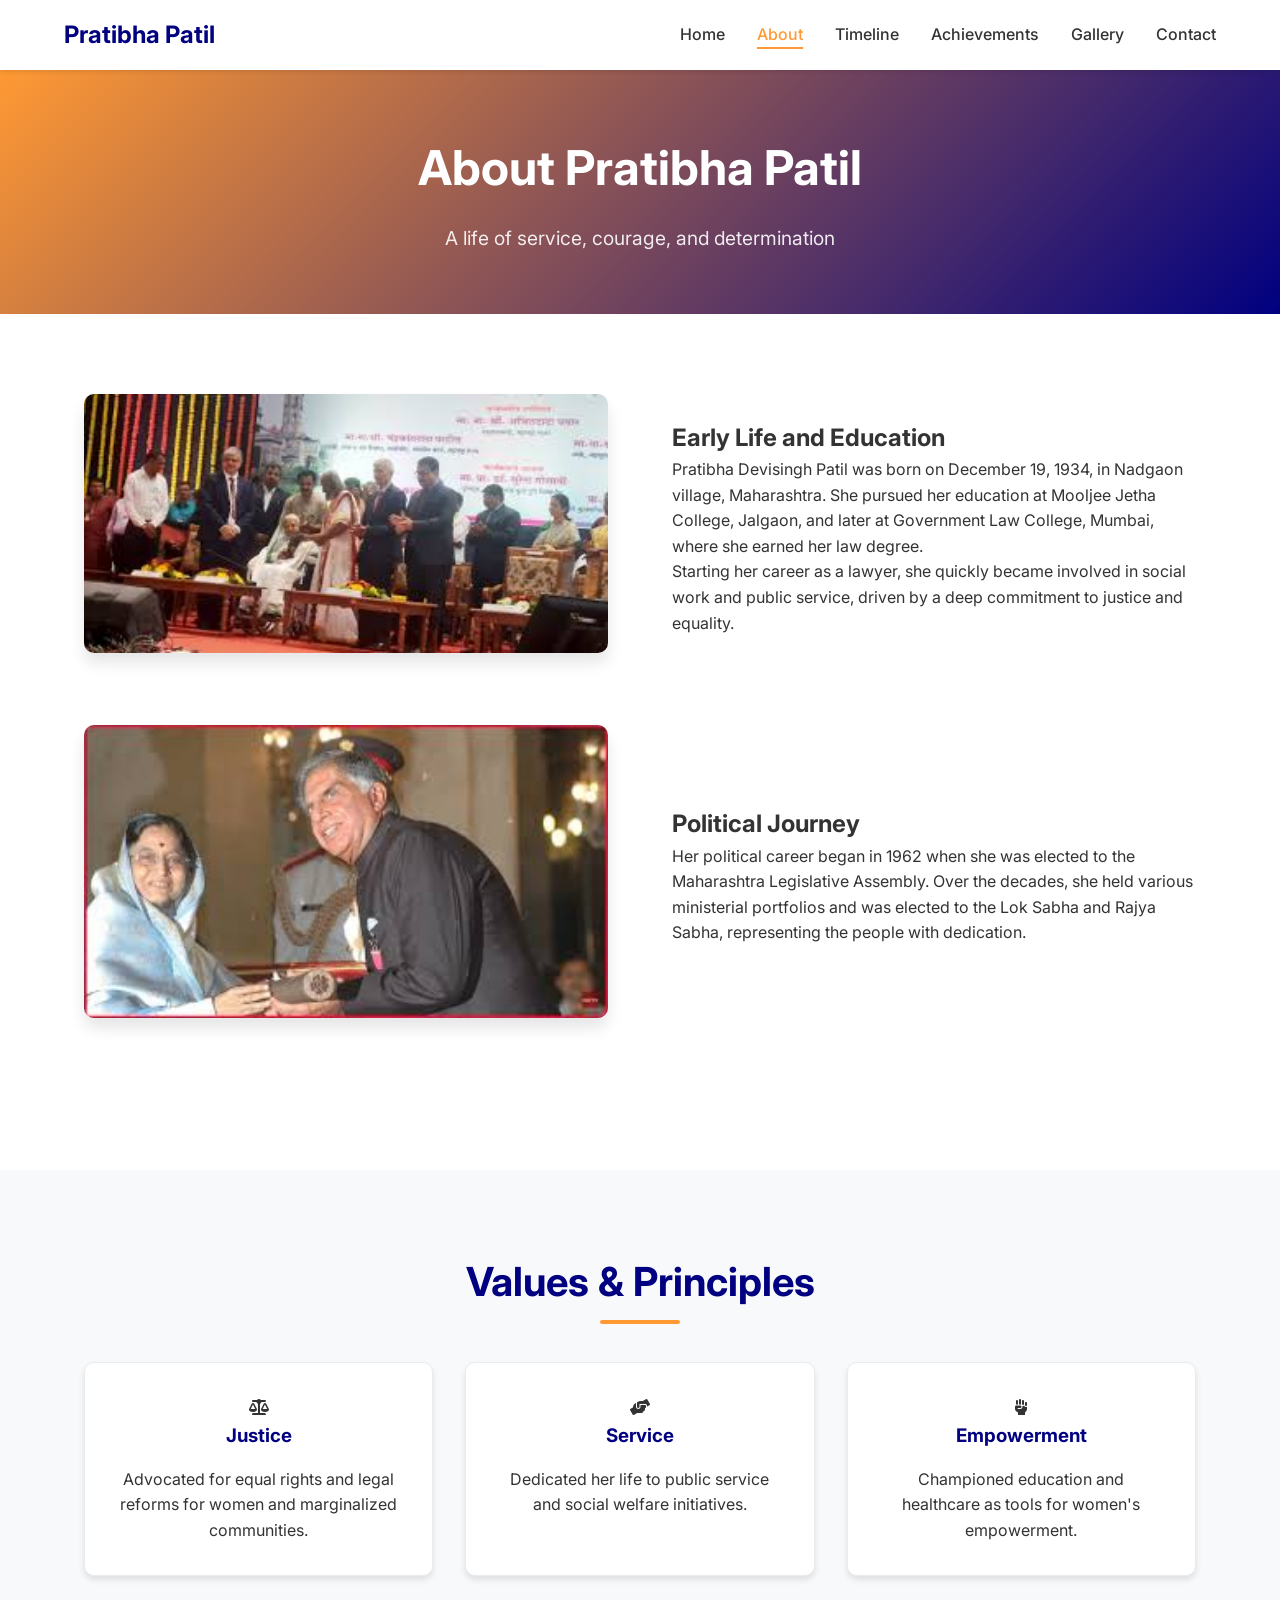
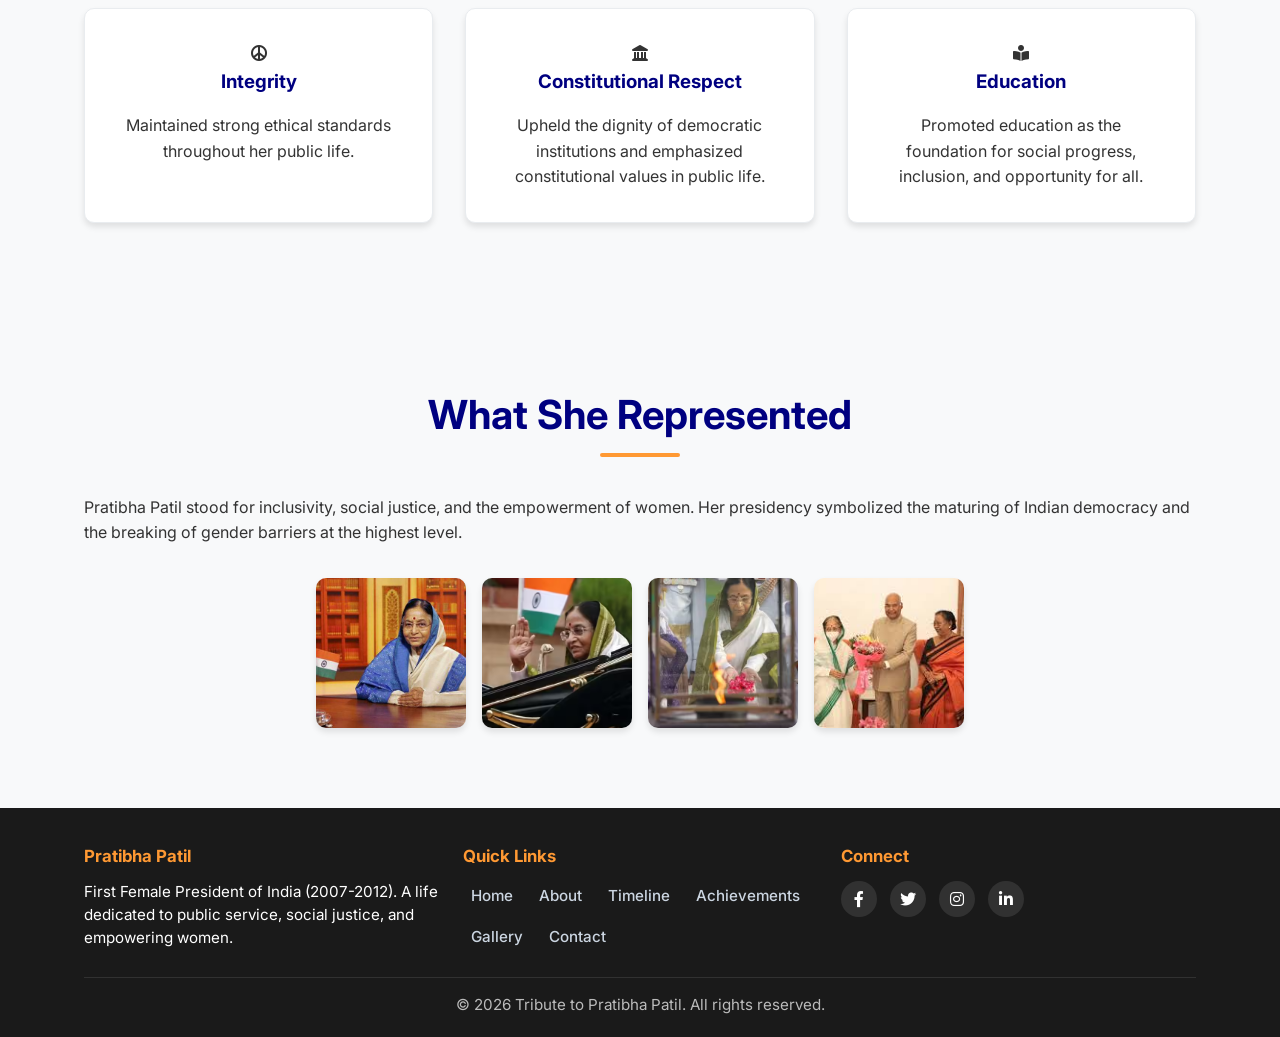
<file: about.html>
<!-- about.html -->
<!DOCTYPE html>
<html lang="en">
<head>
    <meta charset="UTF-8">
    <meta name="viewport" content="width=device-width, initial-scale=1.0">
    <title>About - Pratibha Patil</title>
    <meta name="description" content="Learn about the life and values of Smt. Pratibha Devisingh Patil, India's first female President.">
    <meta property="og:title" content="About Pratibha Patil">
    <meta property="og:description" content="Discover her journey, values, and legacy.">
    <meta property="og:image" content="assets/images/person-1.jpg">
    <link rel="icon" type="image/svg+xml" href="assets/icons/favicon.svg">
    <link rel="preconnect" href="https://fonts.googleapis.com">
    <link rel="preconnect" href="https://fonts.gstatic.com" crossorigin>
    <link href="https://fonts.googleapis.com/css2?family=Inter:opsz,wght@14..32,400;14..32,500;14..32,600;14..32,700;14..32,800&display=swap" rel="stylesheet">
    <link rel="stylesheet" href="https://cdnjs.cloudflare.com/ajax/libs/font-awesome/6.0.0-beta3/css/all.min.css">
    <link rel="stylesheet" href="assets/css/style.css">
    <link rel="stylesheet" href="assets/css/pages.css">
</head>
<body>
   
    <header class="header">
        <nav class="navbar container" aria-label="Main navigation">
            <a href="index.html" class="logo"><span class="logo-text">Pratibha Patil</span></a>
            <button class="hamburger" id="hamburger" aria-label="Open menu" aria-expanded="false"><span class="bar"></span><span class="bar"></span><span class="bar"></span></button>
            <ul class="nav-menu" id="nav-menu">
                <li><a href="index.html" class="nav-link">Home</a></li>
                <li><a href="about.html" class="nav-link active">About</a></li>
                <li><a href="timeline.html" class="nav-link">Timeline</a></li>
                <li><a href="achievements.html" class="nav-link">Achievements</a></li>
                <li><a href="gallery.html" class="nav-link">Gallery</a></li>
                <li><a href="contact.html" class="nav-link">Contact</a></li>
            </ul>
        </nav>
    </header>

    <main id="main-content">
        <section class="page-header"><div class="container"><h1>About Pratibha Patil</h1><p>A life of service, courage, and determination</p></div></section>

        <!-- Early Life & Political Journey (original) -->
        <section class="section">
            <div class="container">
                <div class="about-grid">
                    <div class="about-image reveal"><img src="assets/images/person-1.jpg" alt="Pratibha Patil portrait" class="img-responsive rounded"></div>
                    <div class="about-content reveal"><h2>Early Life and Education</h2><p>Pratibha Devisingh Patil was born on December 19, 1934, in Nadgaon village, Maharashtra. She pursued her education at Mooljee Jetha College, Jalgaon, and later at Government Law College, Mumbai, where she earned her law degree.</p><p>Starting her career as a lawyer, she quickly became involved in social work and public service, driven by a deep commitment to justice and equality.</p></div>
                </div>
                <div class="about-grid reverse">
                    <div class="about-content reveal"><h2>Political Journey</h2><p>Her political career began in 1962 when she was elected to the Maharashtra Legislative Assembly. Over the decades, she held various ministerial portfolios and was elected to the Lok Sabha and Rajya Sabha, representing the people with dedication.</p></div>
                    <div class="about-image reveal"><img src="assets/images/event-1.jpg" alt="Pratibha Patil during political rally" class="img-responsive rounded"></div>
                </div>
            </div>
        </section>

        <!-- Values & Principles Cards (New) -->
        <section class="section bg-light">
            <div class="container">
                <h2 class="section-title reveal">Values & Principles</h2>
                <div class="values-grid">
                    <div class="value-card reveal"><i class="fas fa-balance-scale"></i><h3>Justice</h3><p>Advocated for equal rights and legal reforms for women and marginalized communities.</p></div>
                    <div class="value-card reveal"><i class="fas fa-hands-helping"></i><h3>Service</h3><p>Dedicated her life to public service and social welfare initiatives.</p></div>
                    <div class="value-card reveal"><i class="fas fa-fist-raised"></i><h3>Empowerment</h3><p>Championed education and healthcare as tools for women's empowerment.</p></div>
                    <div class="value-card reveal"><i class="fas fa-peace"></i><h3>Integrity</h3><p>Maintained strong ethical standards throughout her public life.</p></div>
                    <div class="value-card reveal">
  <i class="fas fa-landmark"></i>
  <h3>Constitutional Respect</h3>
  <p>Upheld the dignity of democratic institutions and emphasized constitutional values in public life.</p>
</div>

<div class="value-card reveal">
  <i class="fas fa-book-reader"></i>
  <h3>Education</h3>
  <p>Promoted education as the foundation for social progress, inclusion, and opportunity for all.</p>
</div>
                </div>
            </div>
        </section>

       

        <!-- What She Represented + Image Strip -->
        <section class="section bg-light">
            <div class="container">
                <h2 class="section-title reveal">What She Represented</h2>
                <div class="representation">
                    <p>Pratibha Patil stood for inclusivity, social justice, and the empowerment of women. Her presidency symbolized the maturing of Indian democracy and the breaking of gender barriers at the highest level.</p>
                    <div class="image-strip">
                        <img src="assets/images/gallery-2.jpg" alt="Event">
                        <img src="assets/images/gallery-5.jpg" alt="Family">
                        <img src="assets/images/gallery-6.jpg" alt="Social work">
                        <img src="assets/images/gallery-8.jpg" alt="Ashram visit">
                    </div>
                </div>
            </div>
        </section>
    </main>

     <footer class="footer">
        <div class="container">
            <div class="footer-grid">
                <div class="footer-info">
                    <h3>Pratibha Patil</h3>
                    <p>First Female President of India (2007-2012). A life dedicated to public service, social justice, and empowering women.</p>
                </div>
                <div class="footer-links">
                    <h4>Quick Links</h4>
                    <ul>
                        <li><a href="index.html">Home</a></li>
                        <li><a href="about.html">About</a></li>
                        <li><a href="timeline.html">Timeline</a></li>
                        <li><a href="achievements.html">Achievements</a></li>
                        <li><a href="gallery.html">Gallery</a></li>
                        <li><a href="contact.html">Contact</a></li>
                    </ul>
                </div>
                <div class="footer-social">
                    <h4>Connect</h4>
                    <div class="social-icons">
                        <a href="#" aria-label="Facebook"><i class="fab fa-facebook-f"></i></a>
                        <a href="#" aria-label="Twitter"><i class="fab fa-twitter"></i></a>
                        <a href="#" aria-label="Instagram"><i class="fab fa-instagram"></i></a>
                        <a href="#" aria-label="LinkedIn"><i class="fab fa-linkedin-in"></i></a>
                    </div>
                </div>
            </div>
            <div class="footer-bottom">
                <p class="copyright">&copy; 2026 Tribute to Pratibha Patil. All rights reserved.</p>
            </div>
        </div>
    </footer>
    <button id="back-to-top" class="back-to-top"><i class="fas fa-arrow-up"></i></button>
    <script src="assets/js/main.js"></script>
</body>
</html>
</file>
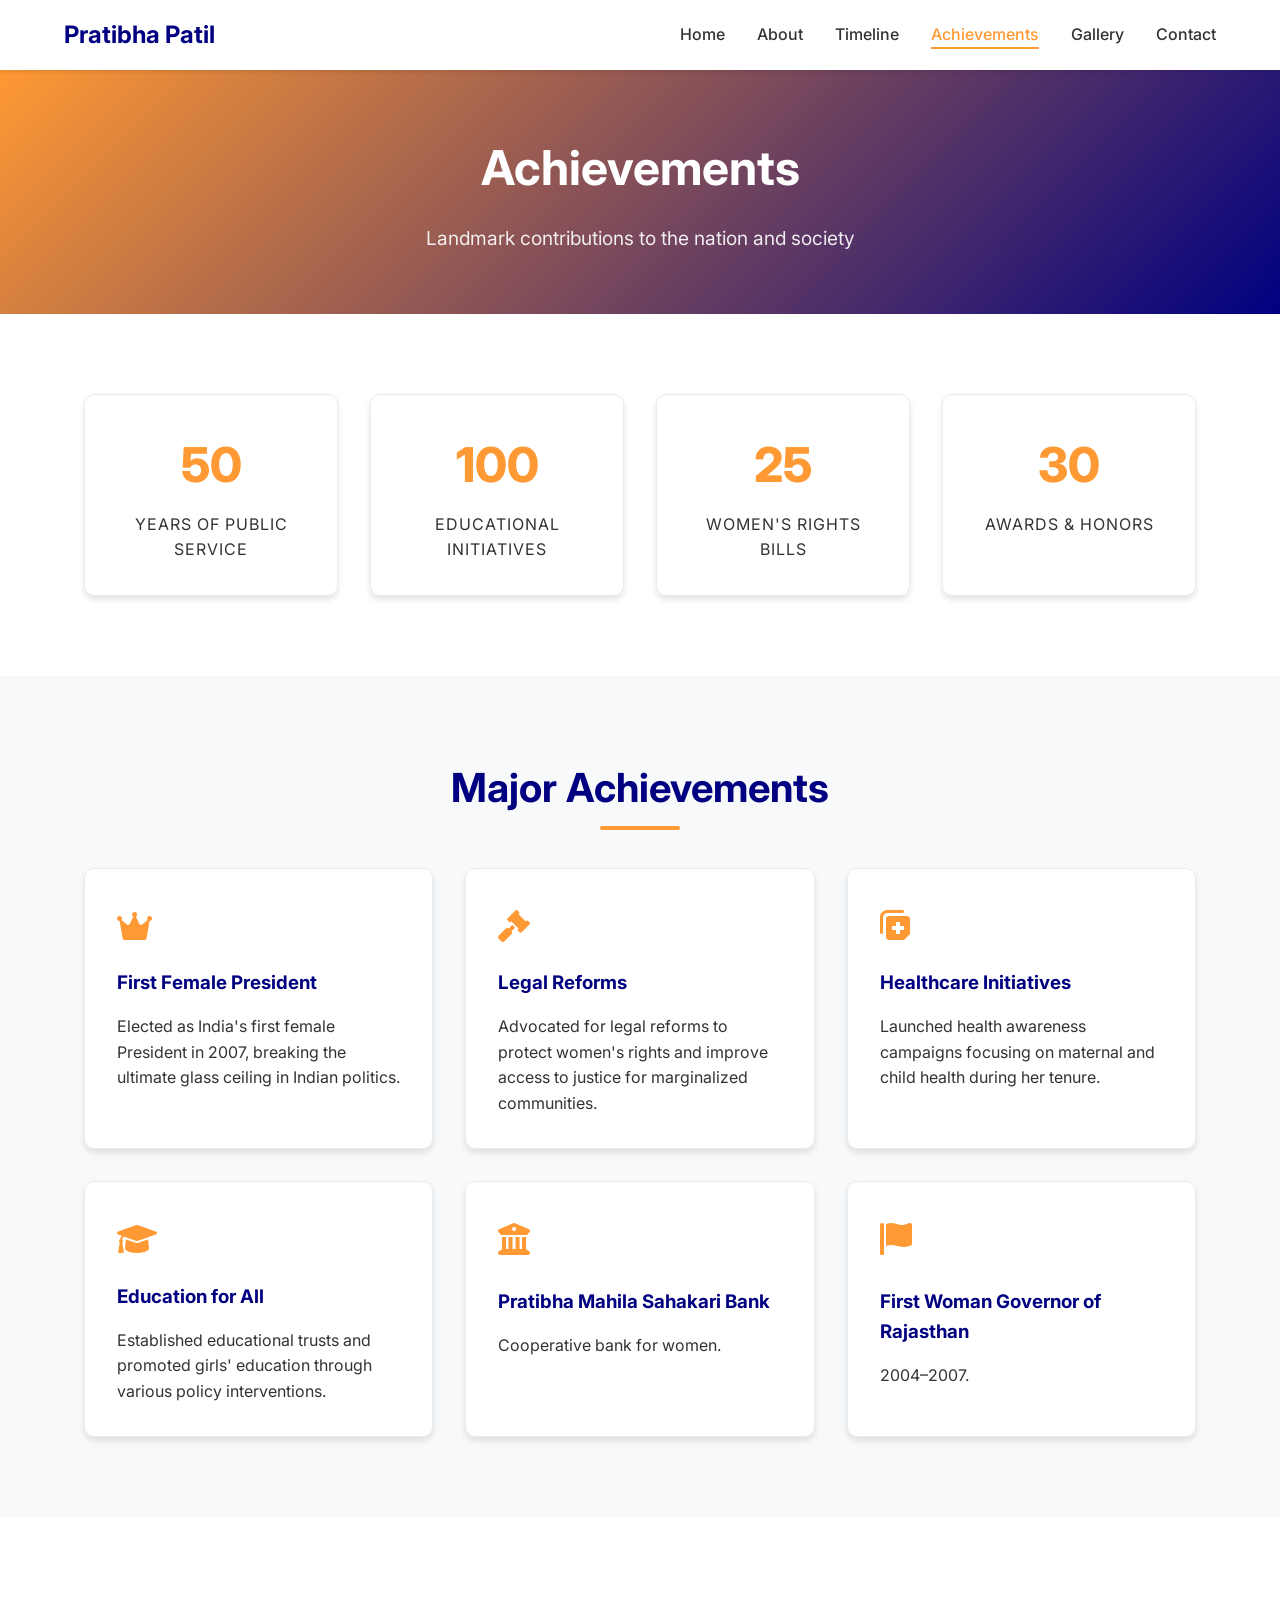
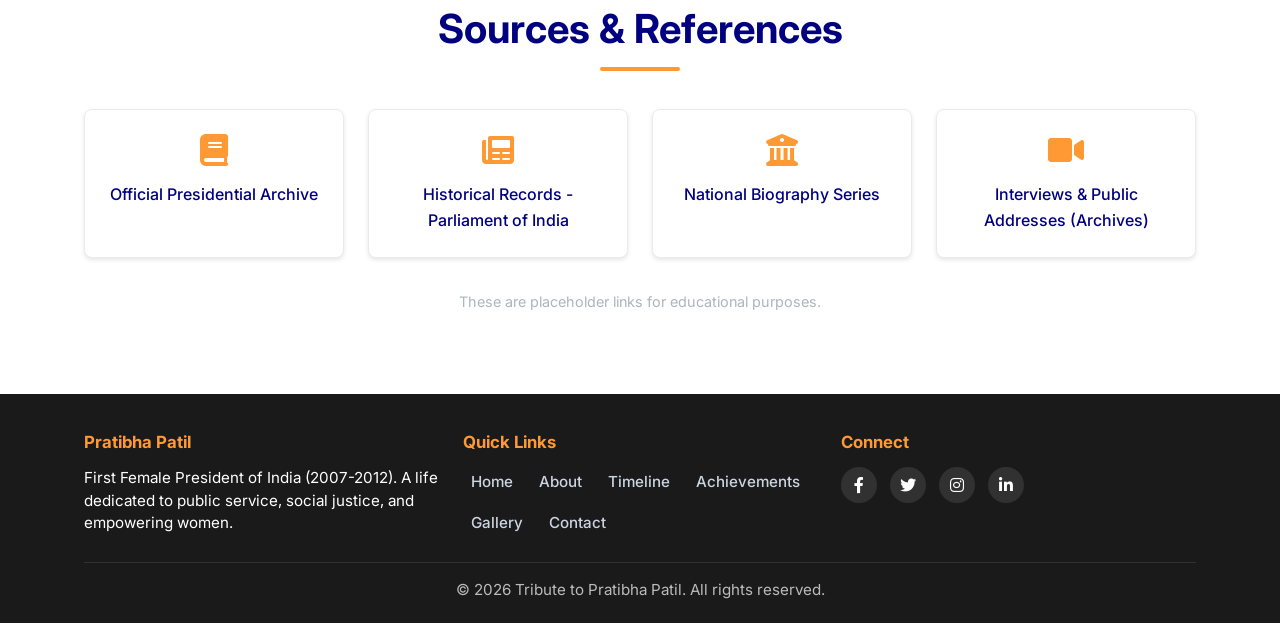
<file: achievements.html>
<!-- achievements.html -->
<!DOCTYPE html>
<html lang="en">
<head>
    <meta charset="UTF-8">
    <meta name="viewport" content="width=device-width, initial-scale=1.0">
    <title>Achievements - Pratibha Patil</title>
    <meta name="description" content="Discover the major achievements and contributions of Pratibha Patil as a leader and President of India.">
    <link rel="icon" type="image/svg+xml" href="assets/icons/favicon.svg">
    <link rel="preconnect" href="https://fonts.googleapis.com">
    <link rel="preconnect" href="https://fonts.gstatic.com" crossorigin>
    <link href="https://fonts.googleapis.com/css2?family=Inter:wght@300;400;500;600;700;800&display=swap" rel="stylesheet">
    <link rel="stylesheet" href="https://cdnjs.cloudflare.com/ajax/libs/font-awesome/6.0.0-beta3/css/all.min.css">
    <link rel="stylesheet" href="assets/css/style.css">
    <link rel="stylesheet" href="assets/css/pages.css">
</head>
<body>
    
    <header class="header">
        <nav class="navbar container" aria-label="Main navigation">
            <a href="index.html" class="logo">
                <span class="logo-text">Pratibha Patil</span>
            </a>
            <button class="hamburger" id="hamburger" aria-label="Open menu" aria-expanded="false">
                <span class="bar"></span>
                <span class="bar"></span>
                <span class="bar"></span>
            </button>
            <ul class="nav-menu" id="nav-menu">
                <li><a href="index.html" class="nav-link">Home</a></li>
                <li><a href="about.html" class="nav-link">About</a></li>
                <li><a href="timeline.html" class="nav-link">Timeline</a></li>
                <li><a href="achievements.html" class="nav-link active">Achievements</a></li>
                <li><a href="gallery.html" class="nav-link">Gallery</a></li>
                <li><a href="contact.html" class="nav-link">Contact</a></li>
               
         
            </ul>
        </nav>
    </header>

    <main id="main-content">
        <section class="page-header">
            <div class="container">
                <h1>Achievements</h1>
                <p>Landmark contributions to the nation and society</p>
            </div>
        </section>

        <section class="section">
            <div class="container">
                <div class="stats-grid achievements-stats">
                    <div class="stat-card reveal">
                        <span class="stat-number" data-target="50">0</span>
                        <span class="stat-label">Years of Public Service</span>
                    </div>
                    <div class="stat-card reveal">
                        <span class="stat-number" data-target="100">0</span>
                        <span class="stat-label">Educational Initiatives</span>
                    </div>
                    <div class="stat-card reveal">
                        <span class="stat-number" data-target="25">0</span>
                        <span class="stat-label">Women's Rights Bills</span>
                    </div>
                    <div class="stat-card reveal">
                        <span class="stat-number" data-target="30">0</span>
                        <span class="stat-label">Awards & Honors</span>
                    </div>
                </div>
            </div>
        </section>

        <section class="section bg-light">
            <div class="container">
                <h2 class="section-title reveal">Major Achievements</h2>
                <div class="achievements-grid">
                    <div class="achievement-card reveal">
                        <div class="achievement-icon"><i class="fas fa-crown"></i></div>
                        <h3>First Female President</h3>
                        <p>Elected as India's first female President in 2007, breaking the ultimate glass ceiling in Indian politics.</p>
                    </div>
                    <div class="achievement-card reveal">
                        <div class="achievement-icon"><i class="fas fa-gavel"></i></div>
                        <h3>Legal Reforms</h3>
                        <p>Advocated for legal reforms to protect women's rights and improve access to justice for marginalized communities.</p>
                    </div>
                    <div class="achievement-card reveal">
                        <div class="achievement-icon"><i class="fas fa-notes-medical"></i></div>
                        <h3>Healthcare Initiatives</h3>
                        <p>Launched health awareness campaigns focusing on maternal and child health during her tenure.</p>
                    </div>
                    <div class="achievement-card reveal">
                        <div class="achievement-icon"><i class="fas fa-graduation-cap"></i></div>
                        <h3>Education for All</h3>
                        <p>Established educational trusts and promoted girls' education through various policy interventions.</p>
                    </div>
                

                <div class="achievement-card reveal">
                        <div class="achievement-icon"><i class="fas fa-bank achievement-icon"></i></div>
                        <h3>Pratibha Mahila Sahakari Bank</h3>
                              <p>Cooperative bank for women.</p>
                    </div>
                    <div class="achievement-card reveal">
                        <div class="achievement-icon"><i class="fas fa-flag achievement-icon"></i></i></div>
                        <h3>First Woman Governor of Rajasthan</h3>
                        <p>2004–2007.</p>
                    </div>
                </div>

            
               

        </section>

        <section class="section">
            <div class="container">
                <h2 class="section-title reveal">Sources & References</h2>
                <div class="sources-grid">
                    <div class="source-card reveal">
                        <i class="fas fa-book"></i>
                        <a href="#" target="_blank" rel="noopener">Official Presidential Archive</a>
                    </div>
                    <div class="source-card reveal">
                        <i class="fas fa-newspaper"></i>
                        <a href="#" target="_blank" rel="noopener">Historical Records - Parliament of India</a>
                    </div>
                    <div class="source-card reveal">
                        <i class="fas fa-university"></i>
                        <a href="#" target="_blank" rel="noopener">National Biography Series</a>
                    </div>
                    <div class="source-card reveal">
                        <i class="fas fa-video"></i>
                        <a href="#" target="_blank" rel="noopener">Interviews & Public Addresses (Archives)</a>
                    </div>
                </div>
                <p class="reference-note">These are placeholder links for educational purposes.</p>
            </div>
        </section>
    </main>

    <footer class="footer">
        <div class="container">
            <div class="footer-grid">
                <div class="footer-info">
                    <h3>Pratibha Patil</h3>
                    <p>First Female President of India (2007-2012). A life dedicated to public service, social justice, and empowering women.</p>
                </div>
                <div class="footer-links">
                    <h4>Quick Links</h4>
                    <ul>
                        <li><a href="index.html">Home</a></li>
                        <li><a href="about.html">About</a></li>
                        <li><a href="timeline.html">Timeline</a></li>
                        <li><a href="achievements.html">Achievements</a></li>
                        <li><a href="gallery.html">Gallery</a></li>
                        <li><a href="contact.html">Contact</a></li>
                    </ul>
                </div>
                <div class="footer-social">
                    <h4>Connect</h4>
                    <div class="social-icons">
                        <a href="#" aria-label="Facebook"><i class="fab fa-facebook-f"></i></a>
                        <a href="#" aria-label="Twitter"><i class="fab fa-twitter"></i></a>
                        <a href="#" aria-label="Instagram"><i class="fab fa-instagram"></i></a>
                        <a href="#" aria-label="LinkedIn"><i class="fab fa-linkedin-in"></i></a>
                    </div>
                </div>
            </div>
            <div class="footer-bottom">
                <p class="copyright">&copy; 2026 Tribute to Pratibha Patil. All rights reserved.</p>
            </div>
        </div>
    </footer>

    <button id="back-to-top" class="back-to-top" aria-label="Back to top">
        <i class="fas fa-arrow-up"></i>
    </button>

    <script src="assets/js/main.js"></script>
</body>
</html>
</file>
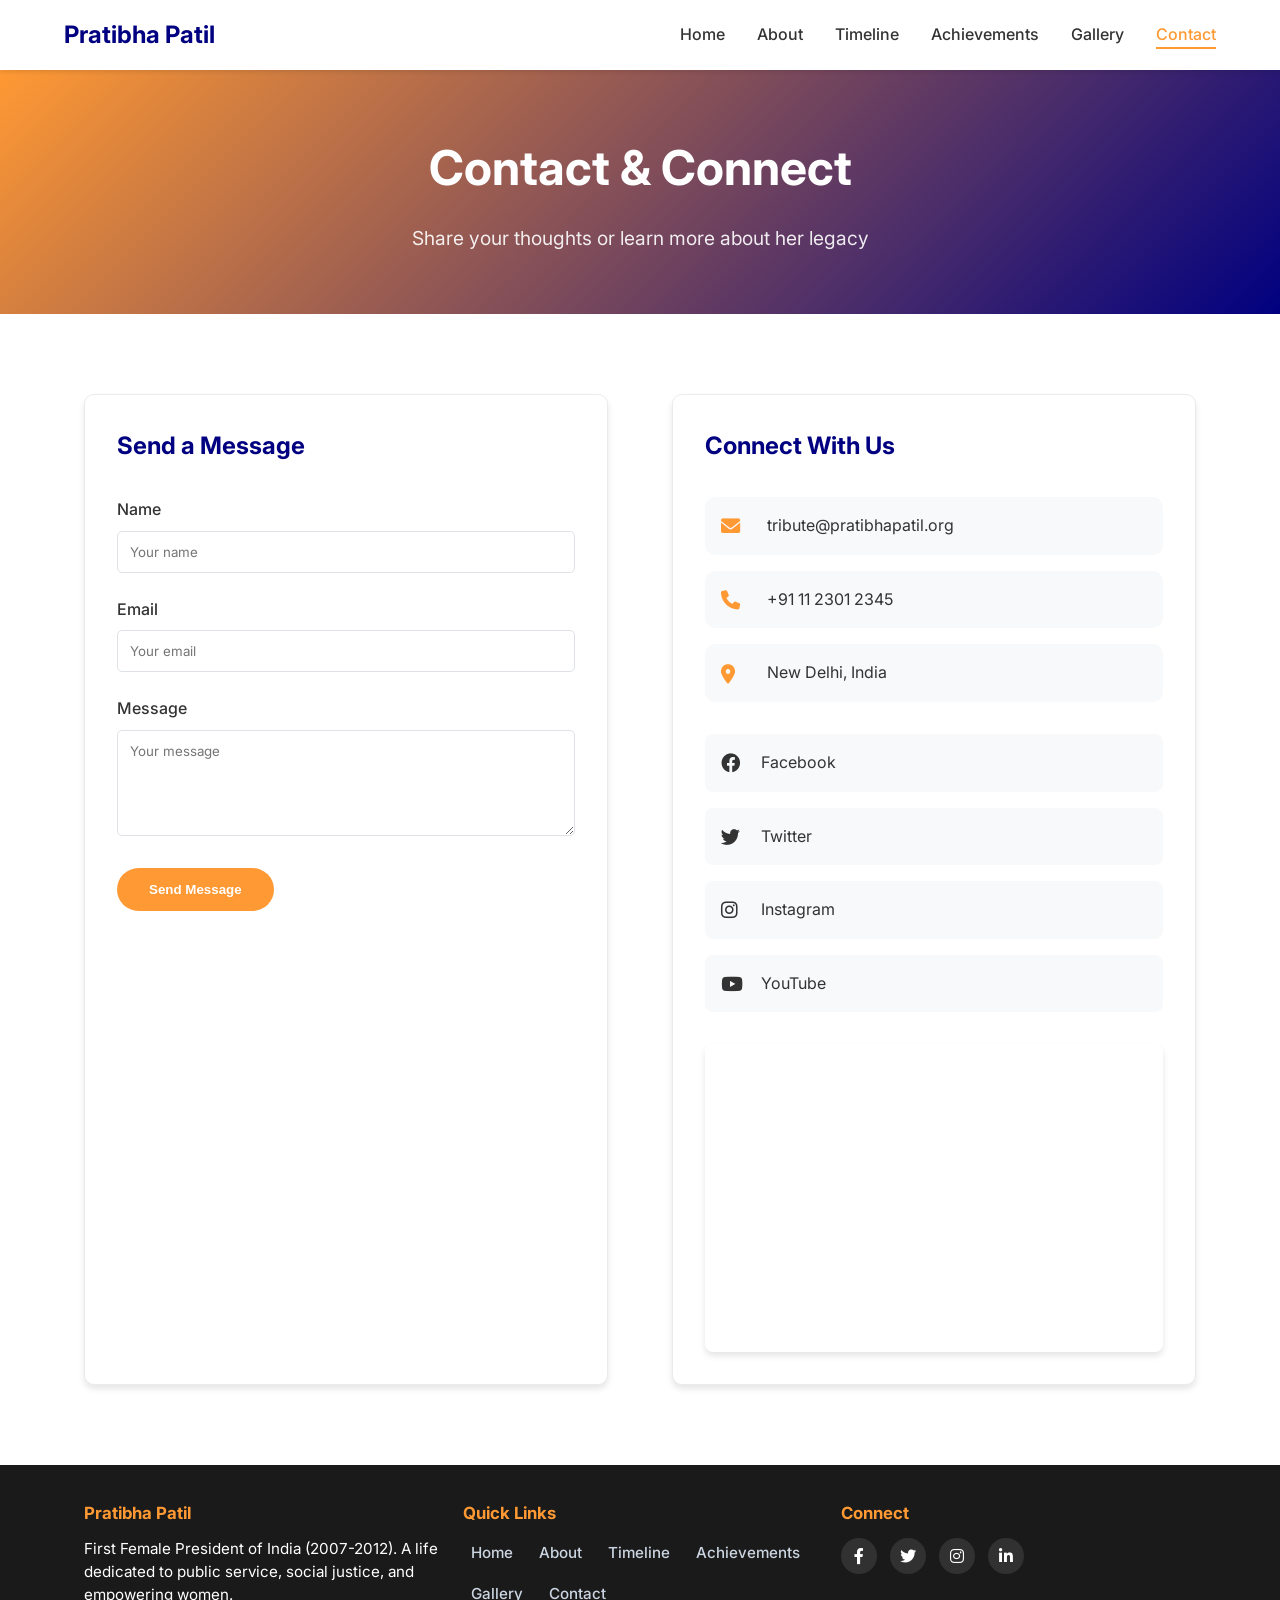
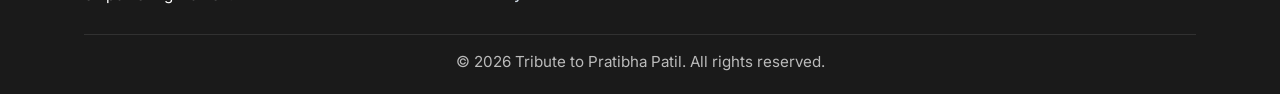
<file: contact.html>
<!-- contact.html -->
<!DOCTYPE html>
<html lang="en">
<head>
    <meta charset="UTF-8">
    <meta name="viewport" content="width=device-width, initial-scale=1.0">
    <title>Contact - Pratibha Patil</title>
    <meta name="description" content="Get in touch or learn more about Pratibha Patil's legacy through this tribute page.">
    <link rel="icon" type="image/svg+xml" href="assets/icons/favicon.svg">
    <link rel="preconnect" href="https://fonts.googleapis.com">
    <link rel="preconnect" href="https://fonts.gstatic.com" crossorigin>
    <link href="https://fonts.googleapis.com/css2?family=Inter:wght@300;400;500;600;700;800&display=swap" rel="stylesheet">
    <link rel="stylesheet" href="https://cdnjs.cloudflare.com/ajax/libs/font-awesome/6.0.0-beta3/css/all.min.css">
    <link rel="stylesheet" href="assets/css/style.css">
    <link rel="stylesheet" href="assets/css/pages.css">
</head>
<body>
  
    
    <header class="header">
        <nav class="navbar container" aria-label="Main navigation">
            <a href="index.html" class="logo">
                <span class="logo-text">Pratibha Patil</span>
            </a>
            <button class="hamburger" id="hamburger" aria-label="Open menu" aria-expanded="false">
                <span class="bar"></span>
                <span class="bar"></span>
                <span class="bar"></span>
            </button>
            <ul class="nav-menu" id="nav-menu">
                <li><a href="index.html" class="nav-link">Home</a></li>
                <li><a href="about.html" class="nav-link">About</a></li>
                <li><a href="timeline.html" class="nav-link">Timeline</a></li>
                <li><a href="achievements.html" class="nav-link">Achievements</a></li>
                <li><a href="gallery.html" class="nav-link">Gallery</a></li>
                <li><a href="contact.html" class="nav-link active">Contact</a></li>
              
            </ul>
        </nav>
    </header>

  <main>

        <section class="page-header"><h1>Contact & Connect</h1><p>Share your thoughts or learn more about her legacy</p></section>

        <section class="section">
            <div class="container">
                <div class="contact-grid">
                    <!-- Form (original) -->
                    <div class="contact-form reveal">
                        <h2>Send a Message</h2>
                        <form id="contact-form" action="#" method="post">
                            <div class="form-group"><label for="name">Name</label><input type="text" id="name" name="name" placeholder="Your name" required></div>
                            <div class="form-group"><label for="email">Email</label><input type="email" id="email" name="email" placeholder="Your email" required></div>
                            <div class="form-group"><label for="message">Message</label><textarea id="message" name="message" rows="5" placeholder="Your message" required></textarea></div>
                            <button type="submit" class="btn btn-primary" id="submit-btn">Send Message</button>
                           
                        </form>
                    </div>

                    <!-- Contact Info Cards (New) -->
                    <div class="contact-info reveal">
                        <h2>Connect With Us</h2>
                        <div class="contact-cards">
                            <div class="contact-card"><i class="fas fa-envelope"></i><span>tribute@pratibhapatil.org</span></div>
                            <div class="contact-card"><i class="fas fa-phone"></i><span>+91 11 2301 2345</span></div>
                            <div class="contact-card"><i class="fas fa-map-marker-alt"></i><span>New Delhi, India</span></div>
                        </div>
                        <div class="social-links-large">
                            <a href="#" class="social-link"><i class="fab fa-facebook"></i> Facebook</a>
                            <a href="#" class="social-link"><i class="fab fa-twitter"></i> Twitter</a>
                            <a href="#" class="social-link"><i class="fab fa-instagram"></i> Instagram</a>
                            <a href="#" class="social-link"><i class="fab fa-youtube"></i> YouTube</a>
                        </div>
                        <!-- Map (original) -->
                        <div class="map-placeholder">
                            <iframe src="https://www.google.com/maps/embed?pb=!1m18!1m12!1m3!1d3502.3619116435027!2d77.214304!3d28.614024!2m3!1f0!2f0!3f0!3m2!1i1024!2i768!4f13.1!3m3!1m2!1s0x390ce2d2b9b0b0b3%3A0x9b0b0b0b0b0b0b0b!2sRashtrapati%20Bhavan!5e0!3m2!1sen!2sin!4v1620000000000!5m2!1sen!2sin" width="100%" height="300" style="border:0;" allowfullscreen="" loading="lazy"></iframe>
                        </div>
                    </div>
                </div>
            </div>
        </section>


    </main>

    <footer class="footer">
        <div class="container">
            <div class="footer-grid">
                <div class="footer-info">
                    <h3>Pratibha Patil</h3>
                    <p>First Female President of India (2007-2012). A life dedicated to public service, social justice, and empowering women.</p>
                </div>
                <div class="footer-links">
                    <h4>Quick Links</h4>
                    <ul>
                        <li><a href="index.html">Home</a></li>
                        <li><a href="about.html">About</a></li>
                        <li><a href="timeline.html">Timeline</a></li>
                        <li><a href="achievements.html">Achievements</a></li>
                        <li><a href="gallery.html">Gallery</a></li>
                        <li><a href="contact.html">Contact</a></li>
                    </ul>
                </div>
                <div class="footer-social">
                    <h4>Connect</h4>
                    <div class="social-icons">
                        <a href="#" aria-label="Facebook"><i class="fab fa-facebook-f"></i></a>
                        <a href="#" aria-label="Twitter"><i class="fab fa-twitter"></i></a>
                        <a href="#" aria-label="Instagram"><i class="fab fa-instagram"></i></a>
                        <a href="#" aria-label="LinkedIn"><i class="fab fa-linkedin-in"></i></a>
                    </div>
                </div>
            </div>
            <div class="footer-bottom">
                <p class="copyright">&copy; 2026 Tribute to Pratibha Patil. All rights reserved.</p>
            </div>
        </div>
    </footer>

    <button id="back-to-top" class="back-to-top" aria-label="Back to top">
        <i class="fas fa-arrow-up"></i>
    </button>

    <script src="assets/js/main.js"></script>
</body>
</html>
</file>
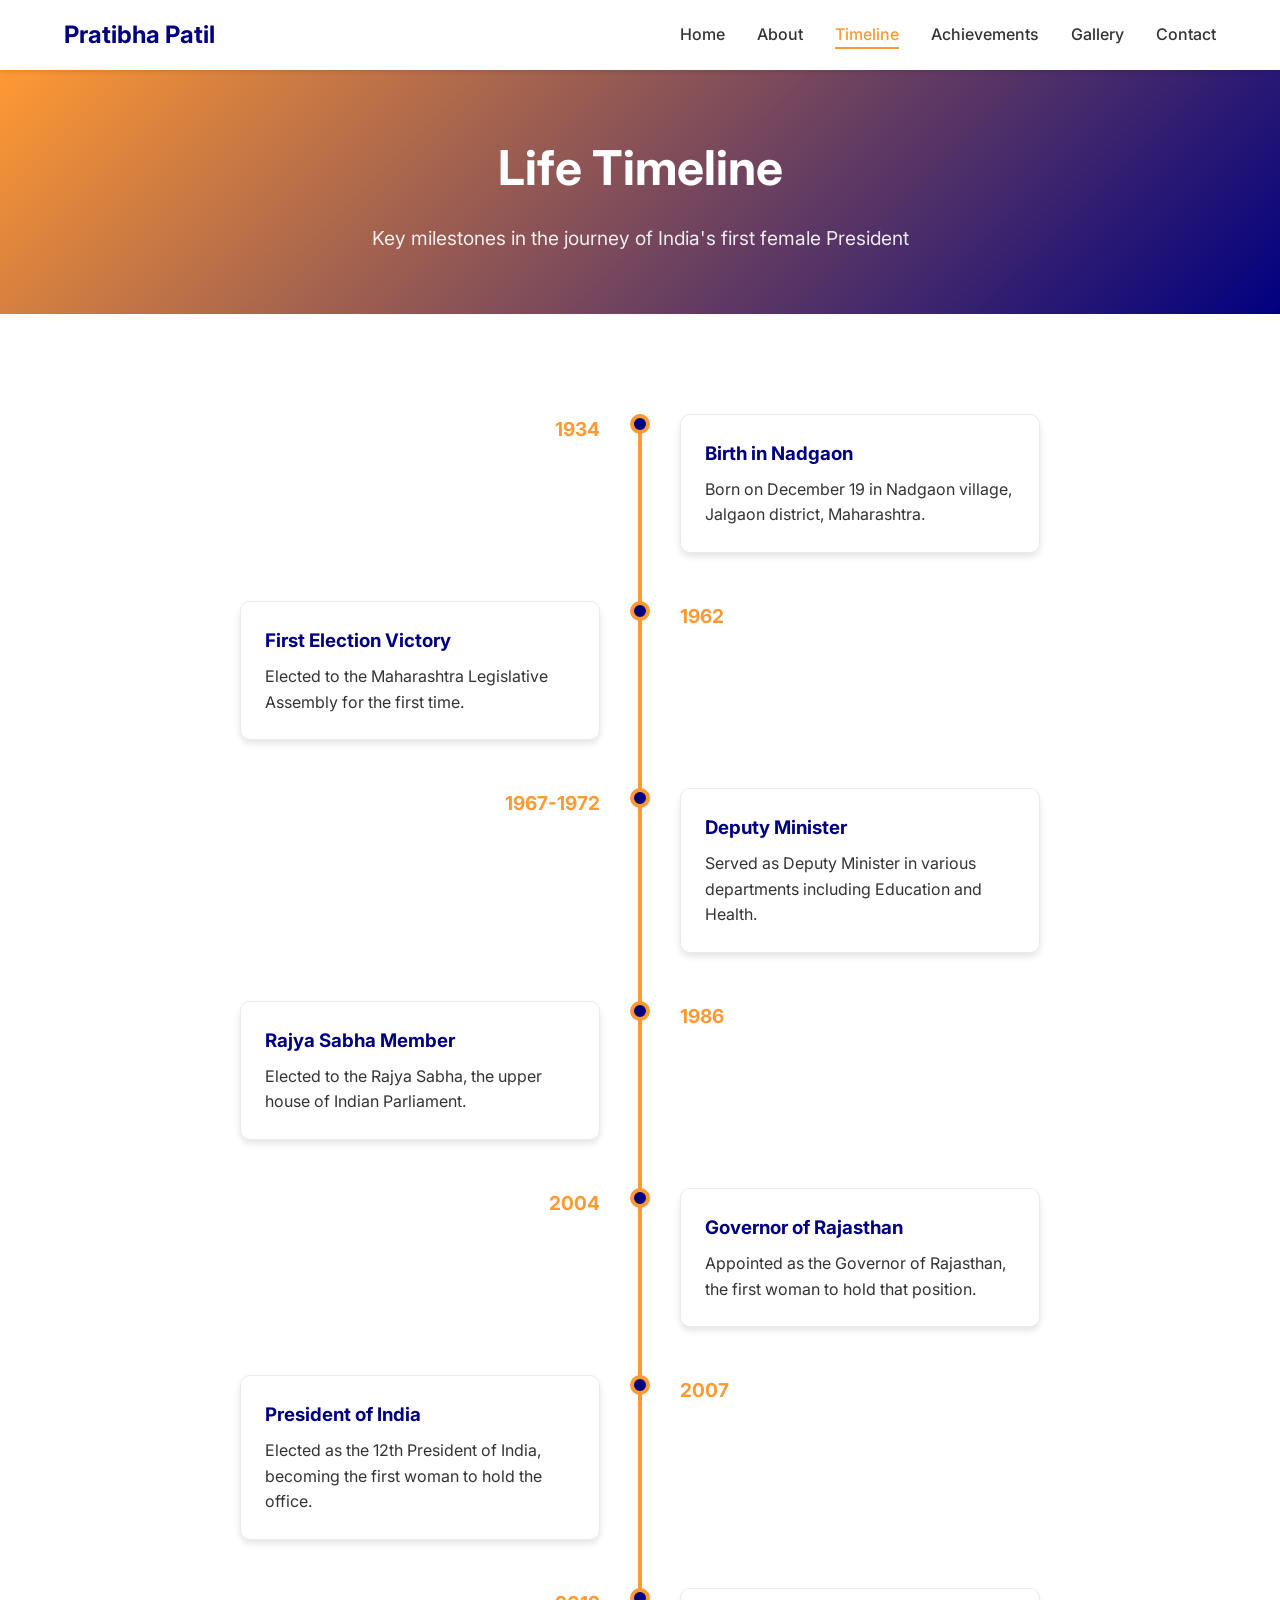
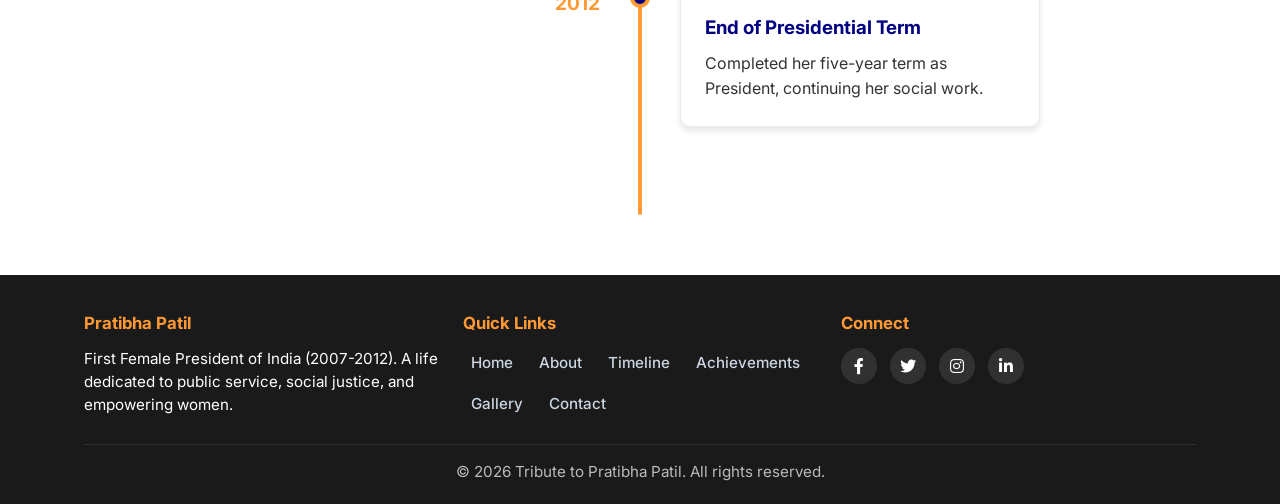
<file: timeline.html>
<!-- timeline.html -->
<!DOCTYPE html>
<html lang="en">
<head>
    <meta charset="UTF-8">
    <meta name="viewport" content="width=device-width, initial-scale=1.0">
    <title>Timeline - Pratibha Patil</title>
    <meta name="description" content="Explore the life journey and key milestones of Pratibha Patil through an interactive timeline.">
    <link rel="icon" type="image/svg+xml" href="assets/icons/favicon.svg">
    <link rel="preconnect" href="https://fonts.googleapis.com">
    <link rel="preconnect" href="https://fonts.gstatic.com" crossorigin>
    <link href="https://fonts.googleapis.com/css2?family=Inter:wght@300;400;500;600;700;800&display=swap" rel="stylesheet">
    <link rel="stylesheet" href="https://cdnjs.cloudflare.com/ajax/libs/font-awesome/6.0.0-beta3/css/all.min.css">
    <link rel="stylesheet" href="assets/css/style.css">
    <link rel="stylesheet" href="assets/css/pages.css">
</head>
<body>
    
    <header class="header">
        <nav class="navbar container" aria-label="Main navigation">
            <a href="index.html" class="logo">
                <span class="logo-text">Pratibha Patil</span>
            </a>
            <button class="hamburger" id="hamburger" aria-label="Open menu" aria-expanded="false">
                <span class="bar"></span>
                <span class="bar"></span>
                <span class="bar"></span>
            </button>
            <ul class="nav-menu" id="nav-menu">
                <li><a href="index.html" class="nav-link">Home</a></li>
                <li><a href="about.html" class="nav-link">About</a></li>
                <li><a href="timeline.html" class="nav-link active">Timeline</a></li>
                <li><a href="achievements.html" class="nav-link">Achievements</a></li>
                <li><a href="gallery.html" class="nav-link">Gallery</a></li>
                <li><a href="contact.html" class="nav-link">Contact</a></li>
               
            </ul>
        </nav>
    </header>

    <main id="main-content">
        <section class="page-header">
            <div class="container">
                <h1>Life Timeline</h1>
                <p>Key milestones in the journey of India's first female President</p>
            </div>
        </section>

        <section class="section">
            <div class="container">
                <div class="timeline">
                    <div class="timeline-item reveal">
                        <div class="timeline-dot"></div>
                        <div class="timeline-date">1934</div>
                        <div class="timeline-content">
                            <h3>Birth in Nadgaon</h3>
                            <p>Born on December 19 in Nadgaon village, Jalgaon district, Maharashtra.</p>
                        </div>
                    </div>
                    <div class="timeline-item reveal">
                        <div class="timeline-dot"></div>
                        <div class="timeline-date">1962</div>
                        <div class="timeline-content">
                            <h3>First Election Victory</h3>
                            <p>Elected to the Maharashtra Legislative Assembly for the first time.</p>
                        </div>
                    </div>
                    <div class="timeline-item reveal">
                        <div class="timeline-dot"></div>
                        <div class="timeline-date">1967-1972</div>
                        <div class="timeline-content">
                            <h3>Deputy Minister</h3>
                            <p>Served as Deputy Minister in various departments including Education and Health.</p>
                        </div>
                    </div>
                    <div class="timeline-item reveal">
                        <div class="timeline-dot"></div>
                        <div class="timeline-date">1986</div>
                        <div class="timeline-content">
                            <h3>Rajya Sabha Member</h3>
                            <p>Elected to the Rajya Sabha, the upper house of Indian Parliament.</p>
                        </div>
                    </div>
                    <div class="timeline-item reveal">
                        <div class="timeline-dot"></div>
                        <div class="timeline-date">2004</div>
                        <div class="timeline-content">
                            <h3>Governor of Rajasthan</h3>
                            <p>Appointed as the Governor of Rajasthan, the first woman to hold that position.</p>
                        </div>
                    </div>
                    <div class="timeline-item reveal">
                        <div class="timeline-dot"></div>
                        <div class="timeline-date">2007</div>
                        <div class="timeline-content">
                            <h3>President of India</h3>
                            <p>Elected as the 12th President of India, becoming the first woman to hold the office.</p>
                        </div>
                    </div>
                    <div class="timeline-item reveal">
                        <div class="timeline-dot"></div>
                        <div class="timeline-date">2012</div>
                        <div class="timeline-content">
                            <h3>End of Presidential Term</h3>
                            <p>Completed her five-year term as President, continuing her social work.</p>
                        </div>
                    </div>
                </div>
            </div>
        </section>
    </main>

    <footer class="footer">
        <div class="container">
            <div class="footer-grid">
                <div class="footer-info">
                    <h3>Pratibha Patil</h3>
                    <p>First Female President of India (2007-2012). A life dedicated to public service, social justice, and empowering women.</p>
                </div>
                <div class="footer-links">
                    <h4>Quick Links</h4>
                    <ul>
                        <li><a href="index.html">Home</a></li>
                        <li><a href="about.html">About</a></li>
                        <li><a href="timeline.html">Timeline</a></li>
                        <li><a href="achievements.html">Achievements</a></li>
                        <li><a href="gallery.html">Gallery</a></li>
                        <li><a href="contact.html">Contact</a></li>
                    </ul>
                </div>
                <div class="footer-social">
                    <h4>Connect</h4>
                    <div class="social-icons">
                        <a href="#" aria-label="Facebook"><i class="fab fa-facebook-f"></i></a>
                        <a href="#" aria-label="Twitter"><i class="fab fa-twitter"></i></a>
                        <a href="#" aria-label="Instagram"><i class="fab fa-instagram"></i></a>
                        <a href="#" aria-label="LinkedIn"><i class="fab fa-linkedin-in"></i></a>
                    </div>
                </div>
            </div>
            <div class="footer-bottom">
                <p class="copyright">&copy; 2026 Tribute to Pratibha Patil. All rights reserved.</p>
            </div>
        </div>
    </footer>

    <button id="back-to-top" class="back-to-top" aria-label="Back to top">
        <i class="fas fa-arrow-up"></i>
    </button>

    <script src="assets/js/main.js"></script>
</body>
</html>
</file>
<file: assets/css/style.css>
/* assets/css/style.css */
:root {
    --primary-saffron: #FF9933;
    --primary-navy: #000080;
    --primary-white: #FFFFFF;
    --secondary-saffron-light: #FFB366;
    --secondary-navy-dark: #000066;
    --text-dark: #333333;
    --text-light: #F5F5F5;
    --bg-light: #F8F9FA;
    --bg-dark: #1A1A1A;
    --gray-100: #F8F9FA;
    --gray-200: #E9ECEF;
    --gray-300: #DEE2E6;
    --gray-400: #CED4DA;
    --gray-500: #ADB5BD;
    --shadow-sm: 0 2px 4px rgba(0, 0, 0, 0.1);
    --shadow-md: 0 4px 6px rgba(0, 0, 0, 0.1);
    --shadow-lg: 0 10px 15px rgba(0, 0, 0, 0.1);
    --transition: all 0.3s ease;
    --glass-bg: rgba(255, 255, 255, 0.2);
    --glass-border: 1px solid rgba(255, 255, 255, 0.3);
}



* {
    margin: 0;
    padding: 0;
    box-sizing: border-box;
}

html {
    scroll-behavior: smooth;
}

body {
    font-family: 'Inter', sans-serif;
    line-height: 1.6;
    color: var(--text-dark);
    background-color: var(--primary-white);
    transition: var(--transition);
}

.container {
    width: 90%;
    max-width: 1200px;
    margin: 0 auto;
    padding: 0 20px;
}

.skip-link {
    position: absolute;
    top: -40px;
    left: 0;
    background: var(--primary-navy);
    color: var(--primary-white);
    padding: 8px;
    z-index: 100;
    text-decoration: none;
}

.skip-link:focus {
    top: 0;
}
.bg-light {
    background: var(--bg-light);
}

.header {
    background: var(--primary-white);
    box-shadow: var(--shadow-sm);
    position: sticky;
    top: 0;
    z-index: 1000;
}

.navbar {
    display: flex;
    justify-content: space-between;
    align-items: center;
    padding: 1rem 0;
}

.logo {
    text-decoration: none;
    font-size: 1.5rem;
    font-weight: 700;
    color: var(--primary-navy);
}

.hamburger {
    display: none;
    flex-direction: column;
    cursor: pointer;
    background: none;
    border: none;
    padding: 10px;
}

.hamburger .bar {
    width: 25px;
    height: 3px;
    background: var(--primary-navy);
    margin: 3px 0;
    transition: var(--transition);
}

.nav-menu {
    display: flex;
    list-style: none;
    align-items: center;
    gap: 2rem;
}

.nav-link {
    text-decoration: none;
    color: var(--text-dark);
    font-weight: 500;
    transition: var(--transition);
    position: relative;
}

.nav-link:hover,
.nav-link.active {
    color: var(--primary-saffron);
}

.nav-link::after {
    content: '';
    position: absolute;
    bottom: -5px;
    left: 0;
    width: 0;
    height: 2px;
    background: var(--primary-saffron);
    transition: var(--transition);
}

.nav-link:hover::after,
.nav-link.active::after {
    width: 100%;
}


/* Hero */
.hero {
    background: linear-gradient(135deg, var(--primary-saffron) 0%, var(--primary-navy) 100%);
    color: var(--primary-white);
    padding: 120px 0;
    position: relative;
    overflow: hidden;
}

.hero-content {
    position: relative;
    z-index: 2;
}

.hero-tagline {
    display: inline-block;
    background: rgba(255, 255, 255, 0.2);
    backdrop-filter: blur(5px);
    padding: 0.5rem 1.5rem;
    border-radius: 50px;
    font-size: 0.9rem;
    margin-bottom: 1.5rem;
    border: var(--glass-border);
}

.hero-title {
    font-size: 3.5rem;
    font-weight: 800;
    margin-bottom: 1.5rem;
    line-height: 1.2;
}

.hero-subtitle {
    font-size: 1.2rem;
    max-width: 600px;
    margin-bottom: 2rem;
    opacity: 0.9;
}

.hero-shapes {
    position: absolute;
    top: 0;
    left: 0;
    width: 100%;
    height: 100%;
    z-index: 1;
}

.shape {
    position: absolute;
    background: rgba(255, 255, 255, 0.1);
    border-radius: 50%;
    animation: float 6s ease-in-out infinite;
}

.shape-1 {
    width: 200px;
    height: 200px;
    top: -100px;
    right: -100px;
}

.shape-2 {
    width: 150px;
    height: 150px;
    bottom: 50px;
    left: 50px;
    animation-delay: 0.5s;
}

.shape-3 {
    width: 100px;
    height: 100px;
    bottom: -50px;
    right: 200px;
    animation-delay: 1s;
}

@keyframes float {
    0%, 100% {
        transform: translateY(0) rotate(0deg);
    }
    50% {
        transform: translateY(-20px) rotate(10deg);
    }
}

.trust-badges {
    display: flex;
    justify-content: center;
    flex-wrap: wrap;
    gap: 2rem;
    margin-top: 2rem;
}

.badge {
    display: flex;
    align-items: center;
    gap: 0.5rem;
    font-weight: 500;
    background: var(--glass-bg);
    backdrop-filter: blur(5px);
    padding: 0.5rem 1rem;
    border-radius: 50px;
    border: var(--glass-border);
}

.scroll-indicator {
    position: absolute;
    bottom: 30px;
    left: 50%;
    transform: translateX(-50%);
    display: flex;
    flex-direction: column;
    align-items: center;
    gap: 5px;
    animation: bounce 2s infinite;
}

.scroll-indicator span {
    font-size: 0.8rem;
    letter-spacing: 2px;
}

@keyframes bounce {
    0%, 20%, 50%, 80%, 100% {
        transform: translateY(0) translateX(-50%);
    }
    40% {
        transform: translateY(-10px) translateX(-50%);
    }
    60% {
        transform: translateY(-5px) translateX(-50%);
    }
}

/* Sections */
.section {
    padding: 80px 0;
}

.section-title {
    text-align: center;
    font-size: 2.5rem;
    color: var(--primary-navy);
    margin-bottom: 3rem;
    position: relative;
}

.section-title::after {
    content: '';
    position: absolute;
    bottom: -10px;
    left: 50%;
    transform: translateX(-50%);
    width: 80px;
    height: 4px;
    background: var(--primary-saffron);
    border-radius: 2px;
}



.btn {
    display: inline-block;
    padding: 12px 30px;
    text-decoration: none;
    border-radius: 50px;
    font-weight: 600;
    transition: var(--transition);
    border: 2px solid transparent;
    cursor: pointer;
    text-align: center;
}

.btn-primary {
    background: var(--primary-saffron);
    color: var(--primary-white);
}

.btn-primary:hover {
    background: transparent;
    border-color: var(--primary-white);
    transform: translateY(-3px);
    box-shadow: var(--shadow-md);
}

.btn-secondary {
    background: transparent;
    border-color: var(--primary-white);
    color: var(--primary-white);
}

.btn-secondary:hover {
    background: var(--primary-white);
    color: var(--primary-saffron);
    transform: translateY(-3px);
}

.btn-outline {
    background: transparent;
    border: 2px solid var(--primary-saffron);
    color: var(--primary-saffron);
}

.btn-outline:hover {
    background: var(--primary-saffron);
    color: var(--primary-white);
}

/* Quote card */
.quote-card {
    background: var(--primary-white);
    border-radius: 10px;
    padding: 3rem;
    box-shadow: var(--shadow-lg);
    text-align: center;
    max-width: 800px;
    margin: 0 auto;
    border: 1px solid var(--gray-200);
}

.quote-icon {
    font-size: 3rem;
    color: var(--primary-saffron);
    opacity: 0.3;
    margin-bottom: 1rem;
}

.quote-text {
    font-size: 1.5rem;
    font-style: italic;
    color: var(--text-dark);
    margin-bottom: 1rem;
}

.quote-card cite {
    color: var(--gray-500);
    font-style: normal;
}

/* Stats */
.stats-grid {
    display: grid;
    grid-template-columns: repeat(auto-fit, minmax(200px, 1fr));
    gap: 2rem;
    text-align: center;
}

.stat-card {
    padding: 2rem;
    background: var(--primary-white);
    border-radius: 10px;
    box-shadow: var(--shadow-md);
    transition: var(--transition);
    border: 1px solid var(--gray-200);
}

.stat-card:hover {
    transform: translateY(-10px);
    box-shadow: var(--shadow-lg);
}

.stat-number {
    display: block;
    font-size: 3rem;
    font-weight: 800;
    color: var(--primary-saffron);
    margin-bottom: 0.5rem;
}

.stat-label {
    font-size: 1rem;
    color: var(--text-dark);
    text-transform: uppercase;
    letter-spacing: 1px;
}

/* Cards */
.highlights-grid,
.achievements-grid,
.values-grid {
    display: grid;
    grid-template-columns: repeat(auto-fit, minmax(300px, 1fr));
    gap: 2rem;
    margin-top: 2rem;
}

.highlight-card,
.achievement-card,
.value-card {
    background: var(--primary-white);
    padding: 2rem;
    border-radius: 10px;
    box-shadow: var(--shadow-md);
    text-align: center;
    transition: var(--transition);
    border: 1px solid var(--gray-200);
}

.highlight-card:hover,
.achievement-card:hover,
.value-card:hover {
    transform: translateY(-5px);
    box-shadow: var(--shadow-lg);
}

.highlight-icon,
.achievement-icon {
    font-size: 2.5rem;
    color: var(--primary-saffron);
    margin-bottom: 1.5rem;
}

.highlight-card h3,
.achievement-card h3,
.value-card h3 {
    color: var(--primary-navy);
    margin-bottom: 1rem;
}

.highlight-card p,
.achievement-card p,
.value-card p {
    color: var(--text-dark);
    line-height: 1.6;
}

/* Carousel */
.carousel-container {
    position: relative;
    overflow: hidden;
    max-width: 800px;
    margin: 0 auto;
}

.carousel-track {
    display: flex;
    transition: transform 0.5s ease;
}

.carousel-slide {
    flex: 0 0 100%;
    padding: 0 10px;
    text-align: center;
}

.carousel-slide img {
    width: 100%;
    height: 400px;
    object-fit: cover;
    border-radius: 10px;
}

.carousel-caption {
    margin-top: 0.5rem;
    font-weight: 500;
    color: var(--text-dark);
}

.carousel-btn {
    position: absolute;
    top: 50%;
    transform: translateY(-50%);
    background: rgba(0, 0, 0, 0.5);
    color: white;
    border: none;
    width: 40px;
    height: 40px;
    border-radius: 50%;
    cursor: pointer;
    transition: var(--transition);
    z-index: 10;
}

.carousel-btn:hover {
    background: var(--primary-saffron);
}

.carousel-btn.prev {
    left: 10px;
}

.carousel-btn.next {
    right: 10px;
}

/* FAQ */
.faq-preview details {
    background: var(--primary-white);
    margin-bottom: 1rem;
    border-radius: 8px;
    border: 1px solid var(--gray-200);
}

.faq-preview summary {
    padding: 1rem;
    cursor: pointer;
    font-weight: 600;
    list-style: none;
    position: relative;
}

.faq-preview summary::-webkit-details-marker {
    display: none;
}

.faq-preview summary::after {
    content: '+';
    position: absolute;
    right: 1rem;
    font-weight: 400;
}

.faq-preview details[open] summary::after {
    content: '-';
}

.faq-preview p {
    padding: 0 1rem 1rem 1rem;
    margin: 0;
}

/* CTA */
.cta-section {
    background: linear-gradient(135deg, var(--primary-navy) 0%, var(--primary-saffron) 100%);
    color: var(--primary-white);
    text-align: center;
}

.cta-content h2 {
    font-size: 2.5rem;
    margin-bottom: 1rem;
}

.cta-content p {
    font-size: 1.2rem;
    margin-bottom: 2rem;
    opacity: 0.9;
}

/* Key roles */
.key-roles-list {
    max-width: 600px;
    margin: 0 auto;
}

.role-item {
    display: flex;
    align-items: baseline;
    padding: 1rem;
    border-bottom: 1px dashed var(--gray-300);
}

.role-year {
    min-width: 100px;
    font-weight: 700;
    color: var(--primary-saffron);
}

.role-desc {
    color: var(--text-dark);
}

/* Image strip */
.image-strip {
    display: flex;
    gap: 1rem;
    flex-wrap: wrap;
    margin-top: 2rem;
    justify-content: center;
}

.image-strip img {
    width: 150px;
    height: 150px;
    object-fit: cover;
    border-radius: 10px;
    box-shadow: var(--shadow-md);
}

/* Timeline */
.timeline-highlights {
    display: flex;
    justify-content: center;
    gap: 2rem;
    flex-wrap: wrap;
    margin-bottom: 2rem;
}

.timeline-highlights .highlight-card {
    background: var(--primary-white);
    padding: 1.5rem;
    border-radius: 10px;
    box-shadow: var(--shadow-md);
    min-width: 150px;
    text-align: center;
}

.timeline-highlights .year {
    display: block;
    font-size: 2rem;
    font-weight: 700;
    color: var(--primary-saffron);
}

.progress-container {
    width: 100%;
    height: 4px;
    background: var(--gray-200);
    position: sticky;
    top: 70px;
    z-index: 99;
}

.progress-bar {
    height: 4px;
    background: var(--primary-saffron);
    width: 0%;
}

.timeline-search {
    margin: 2rem auto;
    text-align: center;
}

.timeline-search input {
    width: 100%;
    max-width: 400px;
    padding: 0.75rem 1.5rem;
    border: 1px solid var(--gray-300);
    border-radius: 50px;
    font-family: inherit;
}

/* Filters */
.filter-buttons,
.gallery-filters {
    display: flex;
    justify-content: center;
    flex-wrap: wrap;
    gap: 0.5rem;
    margin: 2rem 0;
}

.filter-btn,
.gallery-filter-btn {
    padding: 0.5rem 1.5rem;
    border: 2px solid var(--primary-saffron);
    background: transparent;
    color: var(--primary-saffron);
    border-radius: 50px;
    cursor: pointer;
    font-weight: 500;
    transition: var(--transition);
}

.filter-btn:hover,
.filter-btn.active,
.gallery-filter-btn:hover,
.gallery-filter-btn.active {
    background: var(--primary-saffron);
    color: var(--primary-white);
}

/* Impact stats */
.impact-stats {
    display: flex;
    justify-content: space-around;
    flex-wrap: wrap;
    gap: 2rem;
    margin-top: 2rem;
}

.impact-item {
    text-align: center;
}

.impact-number {
    display: block;
    font-size: 3rem;
    font-weight: 800;
    color: var(--primary-navy);
}

.impact-label {
    font-size: 1rem;
    color: var(--gray-500);
    text-transform: uppercase;
}

/* Sources */
.sources-grid {
    display: grid;
    grid-template-columns: repeat(auto-fit, minmax(200px, 1fr));
    gap: 1.5rem;
    margin-top: 2rem;
}

.source-card {
    background: var(--primary-white);
    padding: 1.5rem;
    border-radius: 10px;
    box-shadow: var(--shadow-sm);
    text-align: center;
    transition: var(--transition);
}

.source-card:hover {
    transform: translateY(-5px);
    box-shadow: var(--shadow-md);
}

.source-card i {
    font-size: 2rem;
    color: var(--primary-saffron);
    margin-bottom: 1rem;
}

.source-card a {
    color: var(--primary-navy);
    text-decoration: none;
    font-weight: 500;
}

.source-card a:hover {
    text-decoration: underline;
}

.reference-note {
    text-align: center;
    color: var(--gray-500);
    font-size: 0.9rem;
    margin-top: 2rem;
}

/* Gallery */
.gallery-grid {
    display: grid;
    grid-template-columns: repeat(auto-fit, minmax(300px, 1fr));
    gap: 1.5rem;
}

.gallery-item {
    position: relative;
    overflow: hidden;
    border-radius: 10px;
    box-shadow: var(--shadow-md);
    cursor: pointer;
    aspect-ratio: 1;
}

.gallery-item img {
    width: 100%;
    height: 100%;
    object-fit: cover;
    transition: var(--transition);
}

.gallery-item:hover img {
    transform: scale(1.1);
}

/* Modal */
.modal {
    display: none;
    position: fixed;
    inset: 0;
    width: 100%;
    height: 100%;
    background: rgba(0, 0, 0, 0.9);
    z-index: 2000;
    opacity: 0;
    transition: opacity 0.3s ease;
}

.modal.show {
    display: flex;
    opacity: 1;
}

.modal-content {
    position: relative;
    width: 90%;
    max-width: 900px;
    margin: auto;
}

.modal-image {
    width: 100%;
    height: auto;
    border-radius: 10px;
}

.modal-caption {
    color: var(--primary-white);
    text-align: center;
    margin-top: 1rem;
    font-size: 1.2rem;
}

.modal-close {
    position: absolute;
    top: 20px;
    right: 30px;
    color: var(--primary-white);
    font-size: 40px;
    cursor: pointer;
    transition: var(--transition);
    z-index: 2001;
}

.modal-close:hover {
    color: var(--primary-saffron);
}

.modal-prev,
.modal-next {
    position: absolute;
    top: 50%;
    transform: translateY(-50%);
    background: rgba(255, 255, 255, 0.2);
    color: var(--primary-white);
    border: none;
    width: 50px;
    height: 50px;
    border-radius: 50%;
    cursor: pointer;
    font-size: 1.2rem;
    transition: var(--transition);
    z-index: 2001;
}

.modal-prev:hover,
.modal-next:hover {
    background: var(--primary-saffron);
}

.modal-prev {
    left: 20px;
}

.modal-next {
    right: 20px;
}

/* Contact */
.contact-cards {
    display: flex;
    flex-direction: column;
    gap: 1rem;
    margin-bottom: 2rem;
}

.contact-card {
    display: flex;
    align-items: center;
    gap: 1rem;
    padding: 1rem;
    background: var(--bg-light);
    border-radius: 10px;
}

.contact-card i {
    width: 30px;
    color: var(--primary-saffron);
    font-size: 1.2rem;
}

.social-links-large {
    display: flex;
    flex-direction: column;
    gap: 1rem;
    margin-bottom: 2rem;
}

.social-link {
    display: flex;
    align-items: center;
    gap: 1rem;
    padding: 1rem;
    background: var(--bg-light);
    border-radius: 8px;
    color: var(--text-dark);
    text-decoration: none;
    transition: var(--transition);
}

.social-link:hover {
    background: var(--primary-saffron);
    color: var(--primary-white);
    transform: translateX(10px);
}

.social-link i {
    width: 24px;
}

/* Toast */
.toast {
    visibility: hidden;
    min-width: 250px;
    background: #333;
    color: #fff;
    text-align: center;
    border-radius: 50px;
    padding: 1rem;
    position: fixed;
    bottom: 30px;
    left: 50%;
    transform: translateX(-50%);
    z-index: 1000;
    opacity: 0;
    transition: opacity 0.3s;
}

.toast.show {
    visibility: visible;
    opacity: 1;
}

/* Breadcrumbs */
.breadcrumbs {
    padding: 1rem 0;
    color: var(--gray-500);
}

.breadcrumbs a {
    color: var(--primary-navy);
    text-decoration: none;
}

.breadcrumbs a:hover {
    text-decoration: underline;
}

/* Back to top */
.back-to-top {
    position: fixed;
    bottom: 30px;
    right: 30px;
    width: 50px;
    height: 50px;
    background: var(--primary-saffron);
    color: var(--primary-white);
    border: none;
    border-radius: 50%;
    cursor: pointer;
    display: none;
    align-items: center;
    justify-content: center;
    font-size: 1.2rem;
    box-shadow: var(--shadow-lg);
    transition: var(--transition);
    z-index: 999;
}

.back-to-top:hover {
    background: var(--primary-navy);
    transform: translateY(-5px);
}

.back-to-top.show {
    display: flex;
}

/* Reveal */
.reveal {
    opacity: 0;
    transform: translateY(30px);
    transition: all 0.8s ease;
}

.reveal.active {
    opacity: 1;
    transform: translateY(0);
}

/* Footer - reduced height */
.footer {
    background: var(--bg-dark);
    color: var(--primary-white);
    padding: 2.2rem 0 1rem;
}

.footer-grid {
    display: grid;
    grid-template-columns: repeat(auto-fit, minmax(220px, 1fr));
    gap: 1.5rem;
    margin-bottom: 1.5rem;
}

.footer-info h3,
.footer-links h4,
.footer-social h4 {
    color: var(--primary-saffron);
    margin-bottom: 0.7rem;
    font-size: 1.05rem;
}

.footer-info p,
.footer-links a,
.footer-bottom p {
    font-size: 0.95rem;
    line-height: 1.5;
}

.footer-links ul {
    list-style: none;
    padding: 0;
    margin: 0;
    display: flex;
    flex-wrap: wrap;
    gap: 10px;
}

.footer-links li {
    margin: 0;
}

.footer-links ul li a {
    display: inline-block;
    color: #cbd5e1;
    text-decoration: none;
    font-weight: 500;
    padding: 4px 8px;
    border-radius: 8px;
    transition: 0.3s;
}

.footer-links ul li a:hover {
    color: #38bdf8;
    background: rgba(56, 189, 248, 0.12);
}

.social-icons {
    display: flex;
    gap: 0.8rem;
}

.social-icons a {
    width: 36px;
    height: 36px;
    border-radius: 50%;
    background: rgba(255, 255, 255, 0.1);
    display: flex;
    align-items: center;
    justify-content: center;
    transition: var(--transition);
    color: var(--primary-white);
    text-decoration: none;
}

.social-icons a:hover {
    background: var(--primary-saffron);
    transform: translateY(-3px);
}

.footer-bottom {
    border-top: 1px solid rgba(255, 255, 255, 0.1);
    padding-top: 1rem;
    text-align: center;
}

.disclaimer,
.copyright {
    font-size: 0.88rem;
    opacity: 0.7;
    margin-bottom: 0.3rem;
}

/* Responsive */
@media (max-width: 768px) {
    .hamburger {
        display: flex;
    }

    .nav-menu {
        position: fixed;
        left: -100%;
        top: 70px;
        flex-direction: column;
        background: var(--primary-white);
        width: 100%;
        text-align: center;
        transition: 0.3s;
        box-shadow: var(--shadow-md);
        padding: 2rem 0;
        gap: 1.5rem;
    }

    .nav-menu.active {
        left: 0;
    }

    .hero-title {
        font-size: 2.5rem;
    }

    .hero-subtitle {
        font-size: 1rem;
    }

    .section-title {
        font-size: 2rem;
    }

    .quote-text {
        font-size: 1.2rem;
    }

    .stats-grid {
        grid-template-columns: repeat(2, 1fr);
    }

    .footer-grid {
        grid-template-columns: 1fr;
        text-align: center;
    }

    .footer-links ul,
    .social-icons {
        justify-content: center;
    }

    .breadcrumbs {
        text-align: center;
    }

    .timeline-highlights {
        flex-direction: column;
        align-items: center;
    }
}

@media (max-width: 480px) {
    .hero-title {
        font-size: 2rem;
    }

    .stats-grid {
        grid-template-columns: 1fr;
    }

    .section {
        padding: 40px 0;
    }

    .btn {
        display: block;
        width: 100%;
        margin: 10px 0;
    }

    .footer {
        padding: 1.8rem 0 0.8rem;
    }

    .footer-links ul {
        justify-content: center;
    }
}
</file>
<file: assets/css/pages.css>
/* assets/css/pages.css      pages*/
.page-header {
    background: linear-gradient(135deg, var(--primary-saffron) 0%, var(--primary-navy) 100%);
    color: var(--primary-white);
    padding: 60px 0;
    text-align: center;
}

.page-header h1 {
    font-size: 3rem;
    margin-bottom: 1rem;
}

.page-header p {
    font-size: 1.2rem;
    opacity: 0.9;
}

.about-grid {
    display: grid;
    grid-template-columns: 1fr 1fr;
    gap: 4rem;
    align-items: center;
    margin-bottom: 4rem;
}

.about-grid.reverse {
    direction: rtl;
}

.about-grid.reverse .about-content {
    direction: ltr;
}

.img-responsive {
    width: 100%;
    height: auto;
}

.rounded {
    border-radius: 10px;
    box-shadow: var(--shadow-lg);
}

.timeline {
    position: relative;
    max-width: 800px;
    margin: 0 auto;
    padding: 20px 0;
}

.timeline::before {
    content: '';
    position: absolute;
    left: 50%;
    transform: translateX(-50%);
    width: 4px;
    height: 100%;
    background: var(--primary-saffron);
    border-radius: 2px;
}

.timeline-item {
    position: relative;
    margin-bottom: 3rem;
    width: 100%;
}

.timeline-dot {
    position: absolute;
    left: 50%;
    transform: translateX(-50%);
    width: 20px;
    height: 20px;
    background: var(--primary-navy);
    border: 4px solid var(--primary-saffron);
    border-radius: 50%;
    z-index: 2;
    transition: var(--transition);
}

.timeline-item:hover .timeline-dot {
    background: var(--primary-saffron);
    border-color: var(--primary-navy);
    transform: translateX(-50%) scale(1.2);
}

.timeline-date {
    position: absolute;
    left: 0;
    width: calc(50% - 40px);
    text-align: right;
    font-weight: 700;
    color: var(--primary-saffron);
    font-size: 1.2rem;
}

.timeline-content {
    position: relative;
    left: 50%;
    width: calc(50% - 40px);
    margin-left: 40px;
    background: var(--primary-white);
    padding: 1.5rem;
    border-radius: 10px;
    box-shadow: var(--shadow-md);
    border: 1px solid var(--gray-200);
}

.timeline-item:nth-child(even) .timeline-date {
    left: auto;
    right: 0;
    text-align: left;
}

.timeline-item:nth-child(even) .timeline-content {
    left: 0;
    margin-left: 0;
    margin-right: 40px;
}

.timeline-content h3 {
    color: var(--primary-navy);
    margin-bottom: 0.5rem;
}

.timeline-content p {
    color: var(--text-dark);
    margin: 0;
}

.achievement-card {
    text-align: left;
    display: flex;
    flex-direction: column;
}

.achievement-icon {
    font-size: 2rem;
    margin-bottom: 1rem;
    color: var(--primary-saffron);
}

.sources-grid {
    display: grid;
    grid-template-columns: repeat(auto-fit, minmax(200px, 1fr));
    gap: 1.5rem;
    margin-top: 2rem;
}

.source-card {
    background: var(--primary-white);
    padding: 1.5rem;
    border-radius: 8px;
    box-shadow: var(--shadow-sm);
    text-align: center;
    transition: var(--transition);
    border: 1px solid var(--gray-200);
}

.source-card:hover {
    transform: translateY(-5px);
    box-shadow: var(--shadow-md);
}

.source-card i {
    font-size: 2rem;
    color: var(--primary-saffron);
    margin-bottom: 1rem;
    display: block;
}

.source-card a {
    color: var(--primary-navy);
    text-decoration: none;
    font-weight: 500;
    transition: var(--transition);
}

.source-card a:hover {
    color: var(--primary-saffron);
}

.reference-note {
    text-align: center;
    color: var(--gray-500);
    font-size: 0.9rem;
    margin-top: 2rem;
}

.gallery-grid {
    display: grid;
    grid-template-columns: repeat(auto-fit, minmax(300px, 1fr));
    gap: 1.5rem;
}

.gallery-item {
    position: relative;
    overflow: hidden;
    border-radius: 8px;
    box-shadow: var(--shadow-md);
    cursor: pointer;
    aspect-ratio: 1;
}

.gallery-item img {
    width: 100%;
    height: 100%;
    object-fit: cover;
    transition: var(--transition);
}

.gallery-item:hover img {
    transform: scale(1.1);
}

.modal {
    display: none;
    position: fixed;
    top: 0;
    left: 0;
    width: 100%;
    height: 100%;
    background: rgba(0,0,0,0.9);
    z-index: 2000;
    opacity: 0;
    transition: opacity 0.3s ease;
}

.modal.show {
    display: flex;
    opacity: 1;
}

.modal-content {
    position: relative;
    width: 90%;
    max-width: 900px;
    margin: auto;
}

.modal-image {
    width: 100%;
    height: auto;
    border-radius: 8px;
}

.modal-close {
    position: absolute;
    top: 20px;
    right: 30px;
    color: var(--primary-white);
    font-size: 40px;
    cursor: pointer;
    transition: var(--transition);
    z-index: 2001;
}

.modal-close:hover {
    color: var(--primary-saffron);
}

.modal-prev,
.modal-next {
    position: absolute;
    top: 50%;
    transform: translateY(-50%);
    background: rgba(255,255,255,0.2);
    color: var(--primary-white);
    border: none;
    width: 50px;
    height: 50px;
    border-radius: 50%;
    cursor: pointer;
    font-size: 1.2rem;
    transition: var(--transition);
    z-index: 2001;
}

.modal-prev:hover,
.modal-next:hover {
    background: var(--primary-saffron);
}

.modal-prev {
    left: 20px;
}

.modal-next {
    right: 20px;
}

.contact-grid {
    display: grid;
    grid-template-columns: 1fr 1fr;
    gap: 4rem;
}

.contact-form,
.contact-info {
    background: var(--primary-white);
    padding: 2rem;
    border-radius: 10px;
    box-shadow: var(--shadow-md);
    border: 1px solid var(--gray-200);
}

.contact-form h2,
.contact-info h2 {
    color: var(--primary-navy);
    margin-bottom: 2rem;
}

.form-group {
    margin-bottom: 1.5rem;
}

.form-group label {
    display: block;
    margin-bottom: 0.5rem;
    color: var(--text-dark);
    font-weight: 500;
}

.form-group input,
.form-group textarea {
    width: 100%;
    padding: 0.75rem;
    border: 1px solid var(--gray-300);
    border-radius: 5px;
    font-family: 'Inter', sans-serif;
    transition: var(--transition);
    background: var(--primary-white);
    color: var(--text-dark);
}

.form-group input:focus,
.form-group textarea:focus {
    outline: none;
    border-color: var(--primary-saffron);
    box-shadow: 0 0 0 3px rgba(255,153,51,0.1);
}

.form-note {
    margin-top: 1rem;
    color: var(--gray-500);
    font-size: 0.9rem;
    text-align: center;
}

.social-links-large {
    display: flex;
    flex-direction: column;
    gap: 1rem;
    margin-bottom: 2rem;
}

.social-link {
    display: flex;
    align-items: center;
    gap: 1rem;
    padding: 1rem;
    background: var(--bg-light);
    border-radius: 8px;
    color: var(--text-dark);
    text-decoration: none;
    transition: var(--transition);
}

.social-link:hover {
    background: var(--primary-saffron);
    color: var(--primary-white);
    transform: translateX(10px);
}

.social-link i {
    font-size: 1.2rem;
    width: 24px;
}

.map-placeholder {
    border-radius: 8px;
    overflow: hidden;
    box-shadow: var(--shadow-md);
}

@media (max-width: 768px) {
    .page-header h1 {
        font-size: 2rem;
    }

    .about-grid,
    .about-grid.reverse {
        grid-template-columns: 1fr;
        gap: 2rem;
        direction: ltr;
    }

    .about-grid.reverse .about-content {
        direction: ltr;
    }

    .timeline::before {
        left: 20px;
    }

    .timeline-dot {
        left: 20px;
    }

    .timeline-date {
        left: 60px !important;
        width: auto !important;
        text-align: left !important;
        top: -20px;
    }

    .timeline-content {
        left: 60px !important;
        width: calc(100% - 60px) !important;
        margin-left: 0 !important;
        margin-right: 0 !important;
    }

    .timeline-item:nth-child(even) .timeline-date {
        left: 60px;
        right: auto;
        text-align: left;
    }

    .contact-grid {
        grid-template-columns: 1fr;
        gap: 2rem;
    }
}




/* assets/css/pages.css */
.page-header {
    background: linear-gradient(135deg, var(--primary-saffron) 0%, var(--primary-navy) 100%);
    color: var(--primary-white);
    padding: 60px 0;
    text-align: center;
}
.page-header h1 { font-size: 3rem; margin-bottom: 1rem; }
.page-header p { font-size: 1.2rem; opacity: 0.9; }

.about-grid {
    display: grid;
    grid-template-columns: 1fr 1fr;
    gap: 4rem;
    align-items: center;
    margin-bottom: 4rem;
}
.about-grid.reverse { direction: rtl; }
.about-grid.reverse .about-content { direction: ltr; }
.img-responsive { width: 100%; height: auto; }
.rounded { border-radius: 10px; box-shadow: var(--shadow-lg); }

.timeline {
    position: relative;
    max-width: 800px;
    margin: 0 auto;
    padding: 20px 0;
}
.timeline::before {
    content: '';
    position: absolute;
    left: 50%;
    transform: translateX(-50%);
    width: 4px;
    height: 100%;
    background: var(--primary-saffron);
    border-radius: 2px;
}
.timeline-item {
    position: relative;
    margin-bottom: 3rem;
    width: 100%;
}
.timeline-dot {
    position: absolute;
    left: 50%;
    transform: translateX(-50%);
    width: 20px;
    height: 20px;
    background: var(--primary-navy);
    border: 4px solid var(--primary-saffron);
    border-radius: 50%;
    z-index: 2;
    transition: var(--transition);
}
.timeline-item:hover .timeline-dot {
    background: var(--primary-saffron);
    border-color: var(--primary-navy);
    transform: translateX(-50%) scale(1.2);
}
.timeline-date {
    position: absolute;
    left: 0;
    width: calc(50% - 40px);
    text-align: right;
    font-weight: 700;
    color: var(--primary-saffron);
    font-size: 1.2rem;
}
.timeline-content {
    position: relative;
    left: 50%;
    width: calc(50% - 40px);
    margin-left: 40px;
    background: var(--primary-white);
    padding: 1.5rem;
    border-radius: 10px;
    box-shadow: var(--shadow-md);
    border: 1px solid var(--gray-200);
}
.timeline-item:nth-child(even) .timeline-date {
    left: auto;
    right: 0;
    text-align: left;
}
.timeline-item:nth-child(even) .timeline-content {
    left: 0;
    margin-left: 0;
    margin-right: 40px;
}
.timeline-content h3 { color: var(--primary-navy); margin-bottom: 0.5rem; }
.timeline-content p { color: var(--text-dark); margin: 0; }

/* Achievements page specifics */
.achievement-card { text-align: left; display: flex; flex-direction: column; }
.achievement-icon { font-size: 2rem; margin-bottom: 1rem; color: var(--primary-saffron); }

/* Contact page */
.contact-grid {
    display: grid;
    grid-template-columns: 1fr 1fr;
    gap: 4rem;
    
}
.contact-form, .contact-info {
    background: var(--primary-white);
    padding: 2rem;
    border-radius: 10px;
    box-shadow: var(--shadow-md);
    border: 1px solid var(--gray-200);
    
}
.contact-form h2, .contact-info h2 { color: var(--primary-navy); margin-bottom: 2rem; }
.form-group { margin-bottom: 1.5rem; }
.form-group label { display: block; margin-bottom: 0.5rem; color: var(--text-dark); font-weight: 500; }
.form-group input, .form-group textarea {
    width: 100%;
    padding: 0.75rem;
    border: 1px solid var(--gray-300);
    border-radius: 5px;
    font-family: 'Inter', sans-serif;
    transition: var(--transition);
    background: var(--primary-white);
    color: var(--text-dark);
}
.form-group input:focus, .form-group textarea:focus {
    outline: none;
    border-color: var(--primary-saffron);
    box-shadow: 0 0 0 3px rgba(255,153,51,0.1);
}
.form-note { margin-top: 1rem; color: var(--gray-500); font-size: 0.9rem; text-align: center; }

.map-placeholder { border-radius: 8px; overflow: hidden; box-shadow: var(--shadow-md); }

/* Responsive */
@media (max-width: 768px) {
    .page-header h1 { font-size: 2rem; }
    .about-grid, .about-grid.reverse {
        grid-template-columns: 1fr;
        gap: 2rem;
        direction: ltr;
    }
    .about-grid.reverse .about-content { direction: ltr; }
    .timeline::before { left: 20px; }
    .timeline-dot { left: 20px; }
    .timeline-date {
        left: 60px !important;
        width: auto !important;
        text-align: left !important;
        top: -20px;
    }
    .timeline-content {
        left: 60px !important;
        width: calc(100% - 60px) !important;
        margin-left: 0 !important;
        margin-right: 0 !important;
    }
    .timeline-item:nth-child(even) .timeline-date {
        left: 60px;
        right: auto;
        text-align: left;
    }
    .contact-grid {
        grid-template-columns: 1fr;
        gap: 2rem;

    }
}
</file>
